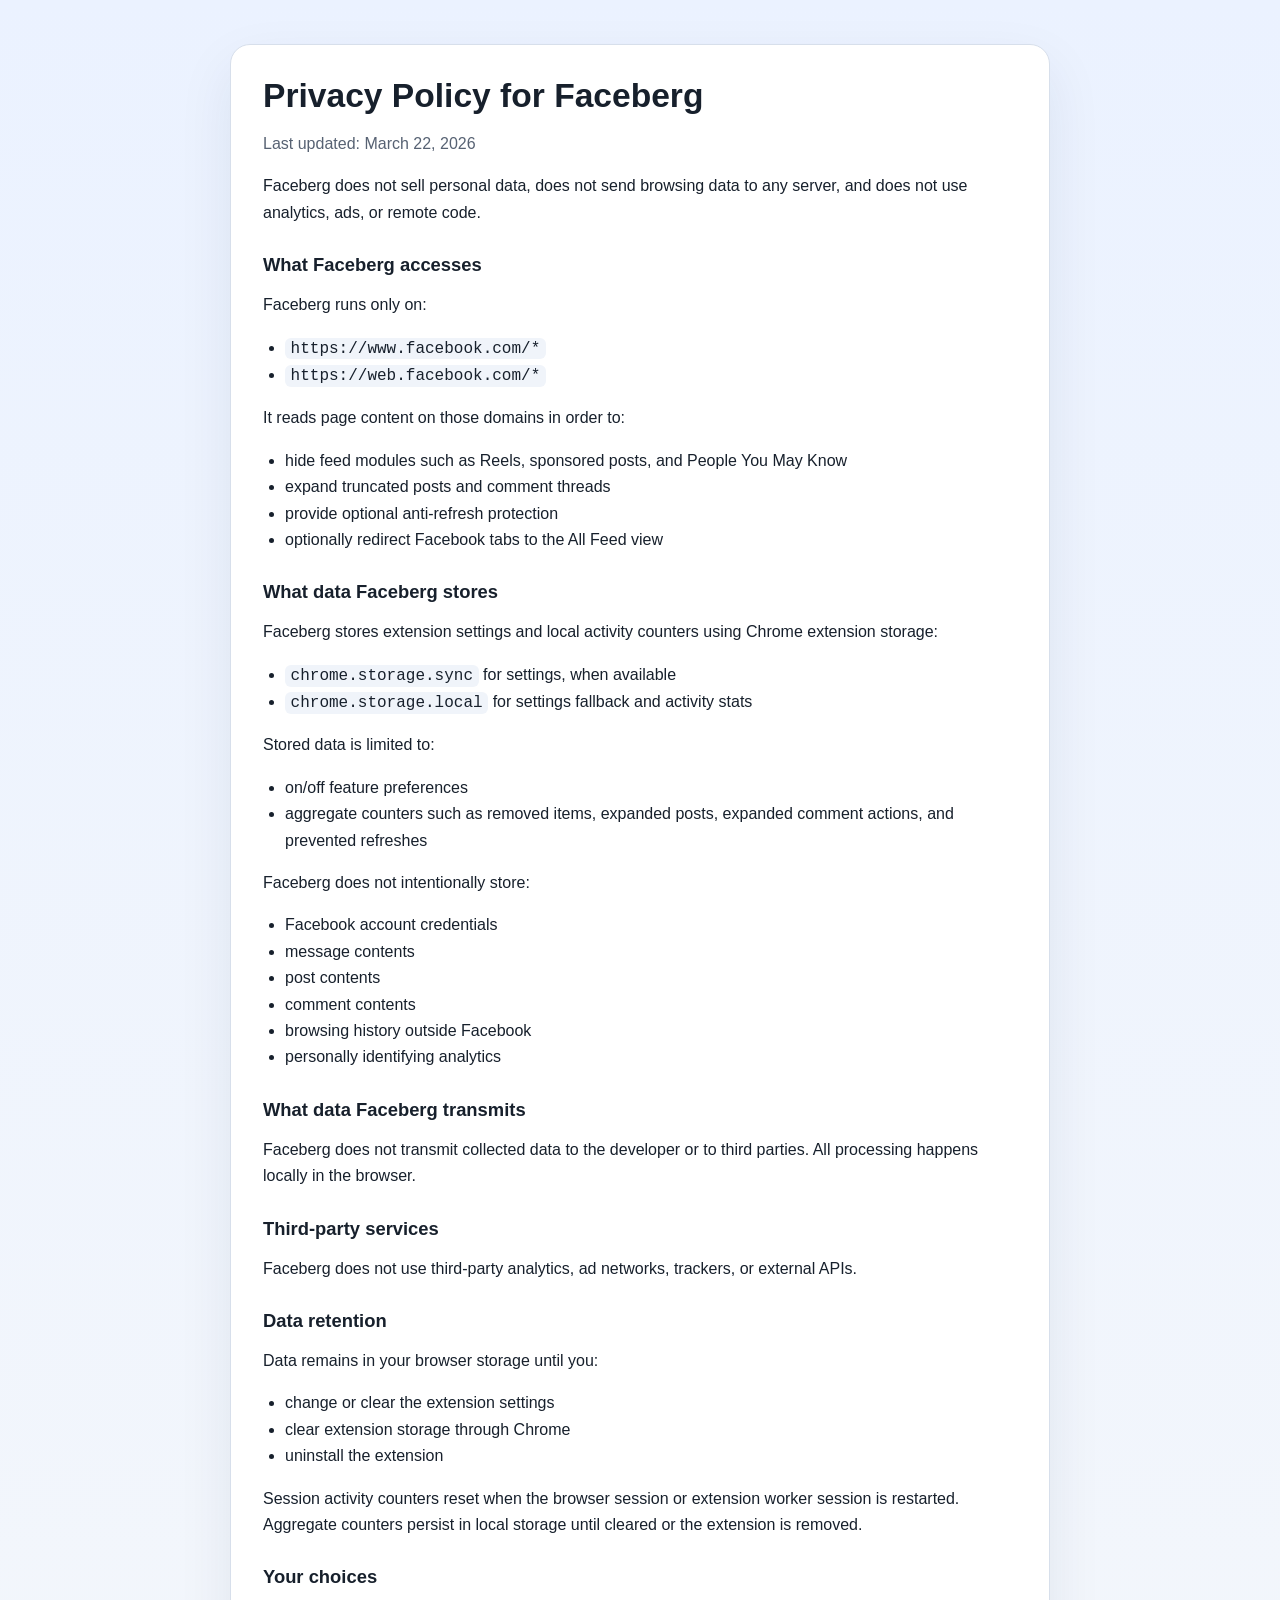
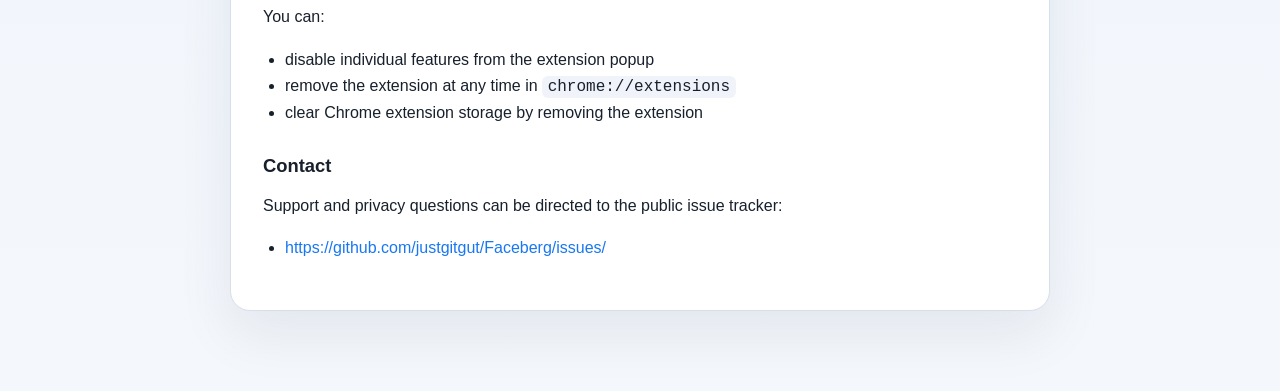
<file: docs/privacy/index.html>
﻿<!doctype html>
<html lang="en">
  <head>
    <meta charset="utf-8" />
    <meta name="viewport" content="width=device-width, initial-scale=1" />
    <title>Faceberg Privacy Policy</title>
    <meta name="description" content="Privacy Policy for the Faceberg Chrome extension." />
    <style>
      :root {
        color-scheme: light;
        --bg: #f4f7fb;
        --surface: #ffffff;
        --text: #17202c;
        --muted: #576273;
        --accent: #1877f2;
        --border: #d7dfeb;
      }

      * {
        box-sizing: border-box;
      }

      body {
        margin: 0;
        font-family: "Segoe UI", Tahoma, Geneva, Verdana, sans-serif;
        background: linear-gradient(180deg, #ebf2ff 0%, var(--bg) 100%);
        color: var(--text);
      }

      main {
        max-width: 860px;
        margin: 0 auto;
        padding: 44px 20px 80px;
      }

      article {
        background: var(--surface);
        border: 1px solid var(--border);
        border-radius: 20px;
        padding: 32px;
        box-shadow: 0 22px 56px rgba(21, 41, 79, 0.08);
      }

      h1 {
        margin: 0 0 8px;
        font-size: 2.1rem;
      }

      h2 {
        margin-top: 28px;
        font-size: 1.15rem;
      }

      p,
      li {
        line-height: 1.65;
      }

      .muted {
        color: var(--muted);
      }

      a {
        color: var(--accent);
        text-decoration: none;
      }

      a:hover,
      a:focus-visible {
        text-decoration: underline;
      }

      ul {
        padding-left: 22px;
      }

      code {
        font-family: Consolas, "Courier New", monospace;
        background: #f0f4fa;
        padding: 0.12rem 0.35rem;
        border-radius: 6px;
      }
    </style>
  </head>
  <body>
    <main>
      <article>
        <h1>Privacy Policy for Faceberg</h1>
        <p class="muted">Last updated: March 22, 2026</p>

        <p>Faceberg does not sell personal data, does not send browsing data to any server, and does not use analytics, ads, or remote code.</p>

        <h2>What Faceberg accesses</h2>
        <p>Faceberg runs only on:</p>
        <ul>
          <li><code>https://www.facebook.com/*</code></li>
          <li><code>https://web.facebook.com/*</code></li>
        </ul>
        <p>It reads page content on those domains in order to:</p>
        <ul>
          <li>hide feed modules such as Reels, sponsored posts, and People You May Know</li>
          <li>expand truncated posts and comment threads</li>
          <li>provide optional anti-refresh protection</li>
          <li>optionally redirect Facebook tabs to the All Feed view</li>
        </ul>

        <h2>What data Faceberg stores</h2>
        <p>Faceberg stores extension settings and local activity counters using Chrome extension storage:</p>
        <ul>
          <li><code>chrome.storage.sync</code> for settings, when available</li>
          <li><code>chrome.storage.local</code> for settings fallback and activity stats</li>
        </ul>
        <p>Stored data is limited to:</p>
        <ul>
          <li>on/off feature preferences</li>
          <li>aggregate counters such as removed items, expanded posts, expanded comment actions, and prevented refreshes</li>
        </ul>
        <p>Faceberg does not intentionally store:</p>
        <ul>
          <li>Facebook account credentials</li>
          <li>message contents</li>
          <li>post contents</li>
          <li>comment contents</li>
          <li>browsing history outside Facebook</li>
          <li>personally identifying analytics</li>
        </ul>

        <h2>What data Faceberg transmits</h2>
        <p>Faceberg does not transmit collected data to the developer or to third parties. All processing happens locally in the browser.</p>

        <h2>Third-party services</h2>
        <p>Faceberg does not use third-party analytics, ad networks, trackers, or external APIs.</p>

        <h2>Data retention</h2>
        <p>Data remains in your browser storage until you:</p>
        <ul>
          <li>change or clear the extension settings</li>
          <li>clear extension storage through Chrome</li>
          <li>uninstall the extension</li>
        </ul>
        <p>Session activity counters reset when the browser session or extension worker session is restarted. Aggregate counters persist in local storage until cleared or the extension is removed.</p>

        <h2>Your choices</h2>
        <p>You can:</p>
        <ul>
          <li>disable individual features from the extension popup</li>
          <li>remove the extension at any time in <code>chrome://extensions</code></li>
          <li>clear Chrome extension storage by removing the extension</li>
        </ul>

        <h2>Contact</h2>
        <p>Support and privacy questions can be directed to the public issue tracker:</p>
        <ul>
          <li><a href="https://github.com/justgitgut/Faceberg/issues/">https://github.com/justgitgut/Faceberg/issues/</a></li>
        </ul>
      </article>
    </main>
  </body>
</html>
</file>
